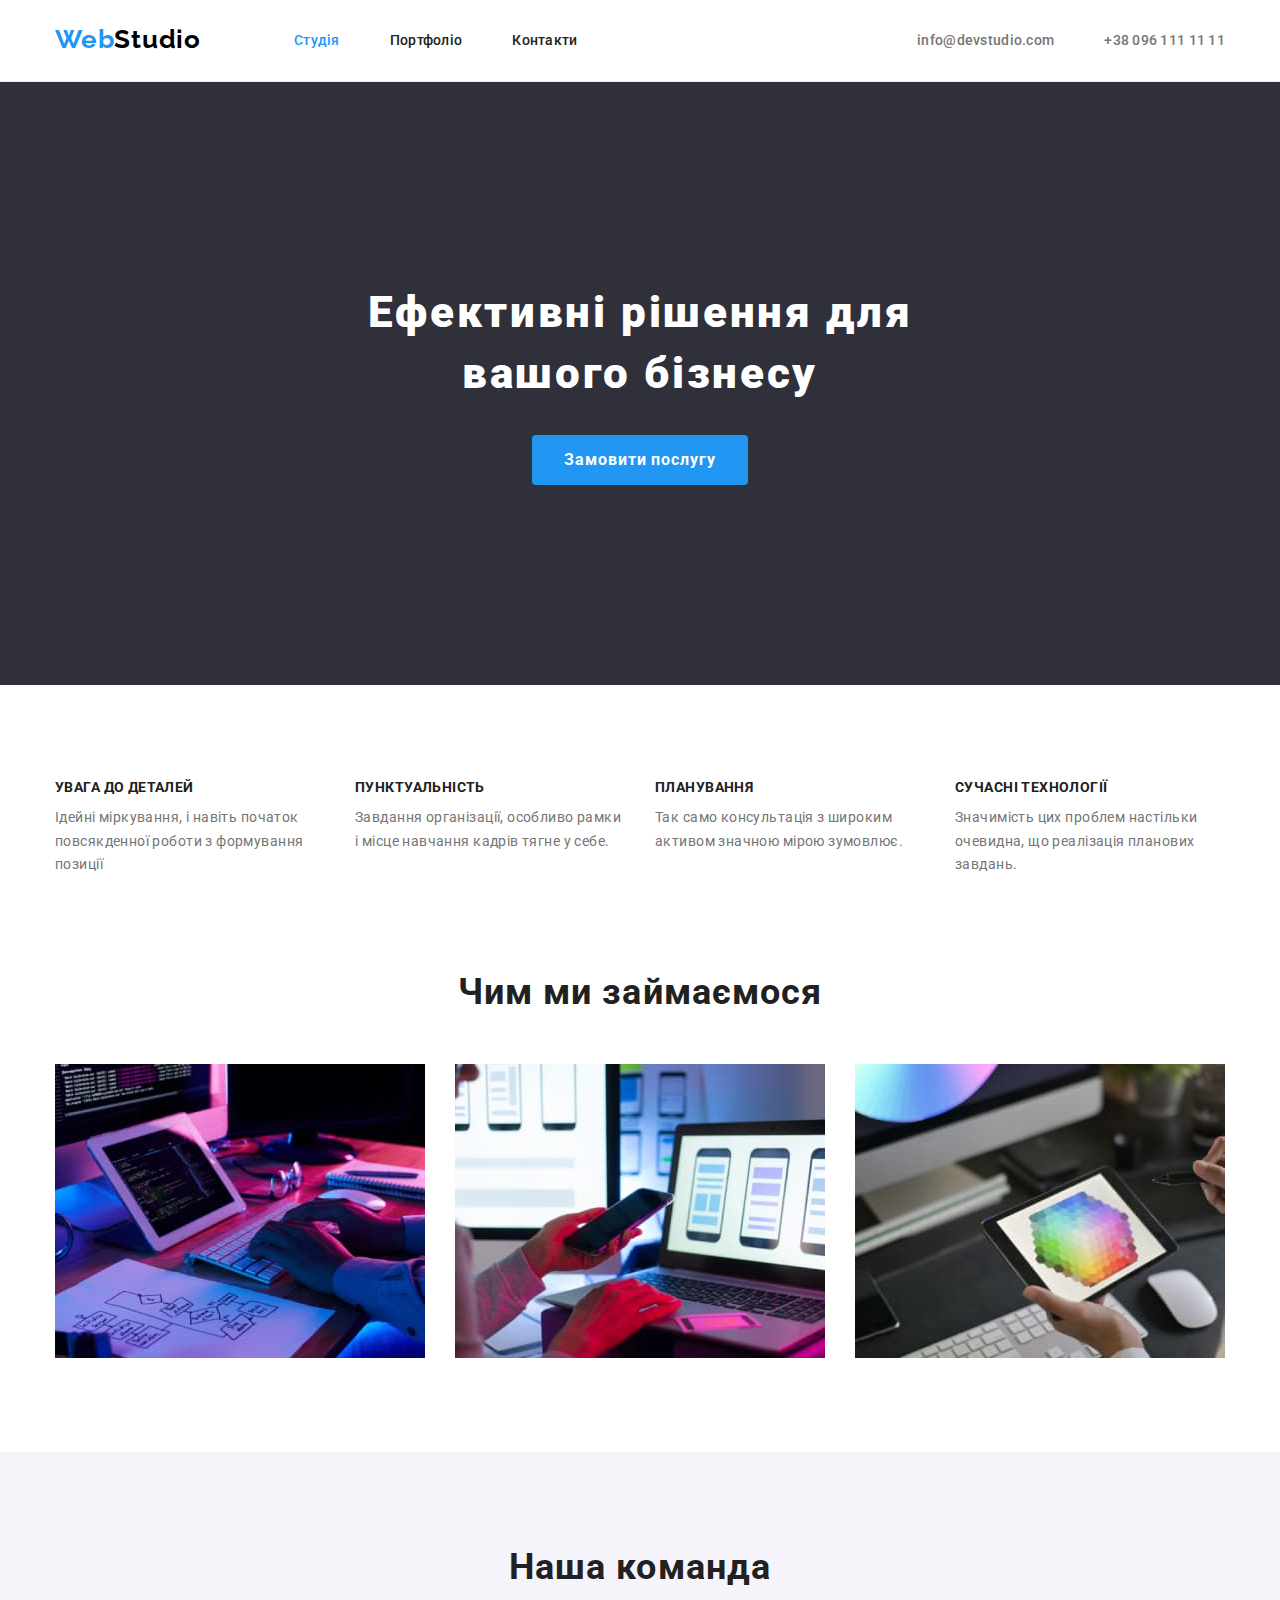
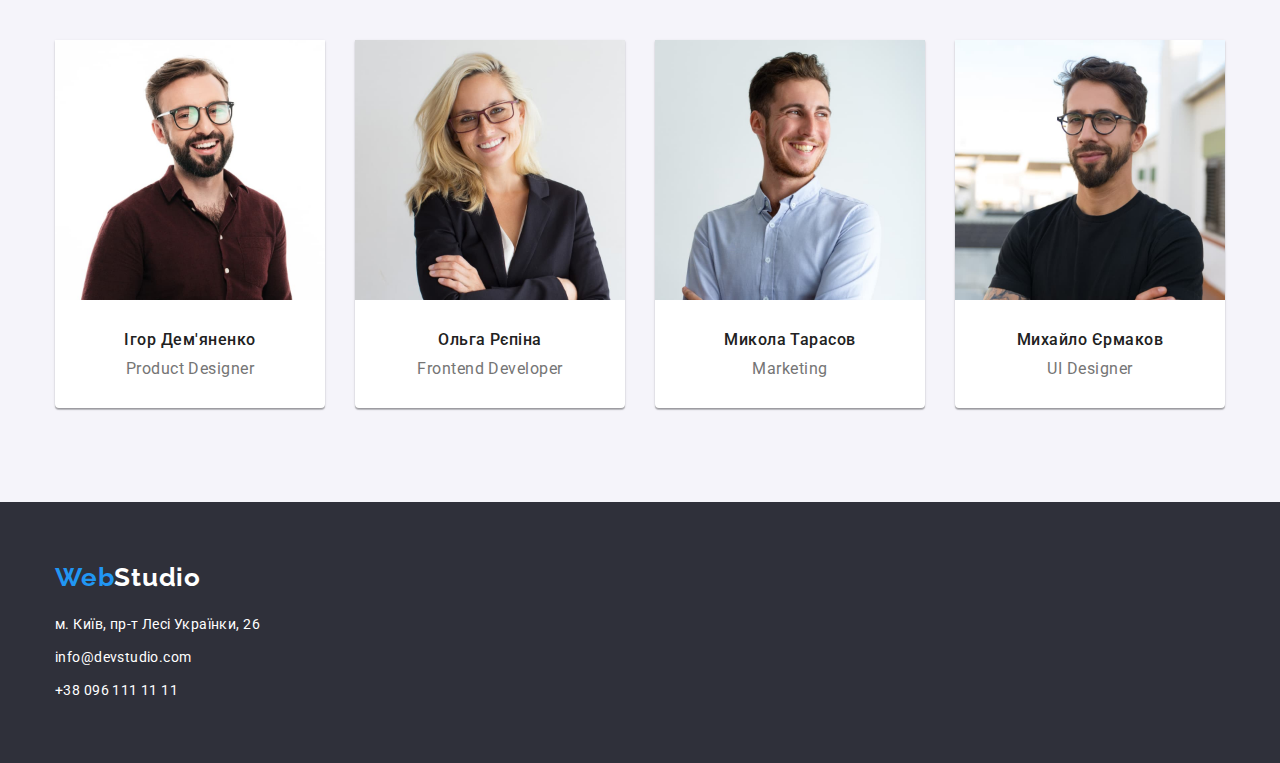
<file: index.html>
<!DOCTYPE html>
<html lang="uk">
  <head>
    <meta charset="UTF-8" />
    <meta http-equiv="X-UA-Compatible" content="IE=edge" />

    <meta name="viewport" content="width=device-width, initial-scale=1.0" />
    
    <link
      rel="stylesheet"
      href="https://fonts.googleapis.com/css2?family=Raleway:wght@700&family=Roboto:wght@400;500;700;900&display=swap"
    />
    <link rel="stylesheet" href="https://cdnjs.cloudflare.com/ajax/libs/modern-normalize/1.1.0/modern-normalize.min.css">
    <link rel="stylesheet" href="./styles/styles.css" />
    <title>Document</title>
  </head>

  <body class="studio-main">
<!-- HEADER -->

    <header class="page-header">
      <div class="container">
        <div class="flex-header">
          <a href="" class="logo link">
        <span class="web-logo">Web</span>Studio</a
           >
          <nav >
          

          <ul class="site-nav list site-nav-flex">
            <li class="site-nav-item">
              <a href="./index.html" class="link current">Студія</a>
            </li>

            <li class="site-nav-item">
              <a href="./portfolio.html" class="link ">Портфоліо</a>
            </li>

            <li class="site-nav-item">
              <a href="" class="link">Контакти</a>
            </li>
          </ul>
        </nav>

        <ul class="contact list contact-flex">
          <li class="contact-item">
            <a href="mailto:info@devstudio.com" class="contact-link link"
              >info@devstudio.com</a
            >
          </li>

          <li class="contact-item">
            <a href="tel:380961111111" class="contact-link link"
              >+38 096 111 11 11</a
            >
          </li>
        </ul>
      </div>
      </div>
     
      
    </header>


<!-- HERO SECTION -->


    <main>

      <section class="hero">
        <div class="hero-flex container">
          <h1 class="hero-title">Ефективні рішення для <br> вашого бізнесу</h1>

          <button type="button" class="hero-button">Замовити послугу</button>
        </div>
          
       
        
      </section>


<!-- FEATURES -->

      <section class="features section">
        <div class="container">
          <h2 class="visually-hidden">Чому ми?</h2>

          <ul class=" features-list list">
            <li class="features-item">
              <h3 class="features-title">УВАГА ДО ДЕТАЛЕЙ</h3>
  
              <p class="features-text">
                Ідейні міркування, і навіть початок повсякденної роботи з
                формування позиції
              </p>
            </li>
  
            <li class="features-item">
              <h3 class="features-title">ПУНКТУАЛЬНІСТЬ</h3>
  
              <p class="features-text">
                Завдання організації, особливо рамки і місце навчання кадрів тягне
                у себе.
              </p>
            </li>
  
            <li class="features-item">
              <h3 class="features-title">ПЛАНУВАННЯ</h3>
  
              <p class="features-text">
                Так само консультація з широким активом значною мірою зумовлює.
              </p>
            </li>
  
            <li class="features-item">
              <h3 class="features-title">СУЧАСНІ ТЕХНОЛОГІЇ</h3>
  
              <p class="features-text">
                Значимість цих проблем настільки очевидна, що реалізація планових
                завдань.
              </p>
            </li>
          </ul>
        </div>
       
      </section>

      <!-- WORK -->

      <section class="work section">
        <div class="container">
          <h2 class="work-title">Чим ми займаємося</h2>

        <ul class="work-list list">
          <li class="work-item">
            <img
              src="./images/images-studio/box1.jpg"
              alt="Людина, що працює на планшеті"
              width="370"
            />
          </li>

          <li class="work-item">
            <img
              src="./images/images-studio/box2.jpg"
              alt="Людина, яка тримає телефон перед ноутбуком"
              width="370"
            />
          </li>

          <li class="work-item">
            <img
              src="./images/images-studio/box3.jpg"
              alt="Людина, яка тримає планшет з палітрою"
              width="370"
            />
          </li>
        </ul>
      </section>

        </div>


        <!-- TEAM -->
      <section class="team section">
<div class="container">
  <h2 class="team-title">Наша команда</h2>

        <ul class=" team-list list">
          <li class="team-item">
            <img
              src="./images/images-studio/img1.jpg"
              alt="Фото члена команди"
              width="270"
            />
<div class="team-text">
  <h3 class="team-member">Ігор Дем'яненко</h3>

  <p class="team-job">Product Designer</p>
</div>
            
          </li>

          <li class="team-item">
            <img
              src="./images/images-studio/img2.jpg"
              alt="Фото члена команди"
              width="270"
            />
<div class="team-text">
  <h3 class="team-member">Ольга Рєпіна</h3>

  <p class="team-job">Frontend Developer</p>
</div>
           
          </li>

          <li class="team-item">
            <img
              src="./images/images-studio/img3.jpg"
              alt="Фото члена команди"
              width="270"
            />
<div class="team-text">
  <h3 class="team-member">Микола Тарасов</h3>

  <p class="team-job">Marketing</p>
</div>
            
          </li>

          <li class="team-item">
            <img
              src="./images/images-studio/img4.jpg"
              alt="Фото члена команди"
              width="270"
            />
<div class="team-text">
  <h3 class="team-member">Михайло Єрмаков</h3>

  <p class="team-job">UI Designer</p>
</div>
            
          </li>
        </ul>
</div>

        
      </section>
    </main>


<!-- FOOTER -->


    <footer class="footer ">
      <div class="container">
        <a href="" class="footer-logo link">
          <span class="web-logo">Web</span>Studio</a
        >
  
        <address>
          <ul class="address list">
            <li class="address-item">
              <a href="" class="address-street link">
                м. Київ, пр-т Лесі Українки, 26</a
              >
            </li >
            <li class="address-item">
              <a href="mailto:info@devstudio.com" class="address-contact link"
                >info@devstudio.com</a
              >
            </li>
            <li>
              <a href="tel:380961111111" class="address-contact link"
                >+38 096 111 11 11</a
              >
            </li>
          </ul>
        </address>
      </div>
     
    </footer>
  </body>
</html>
</file>
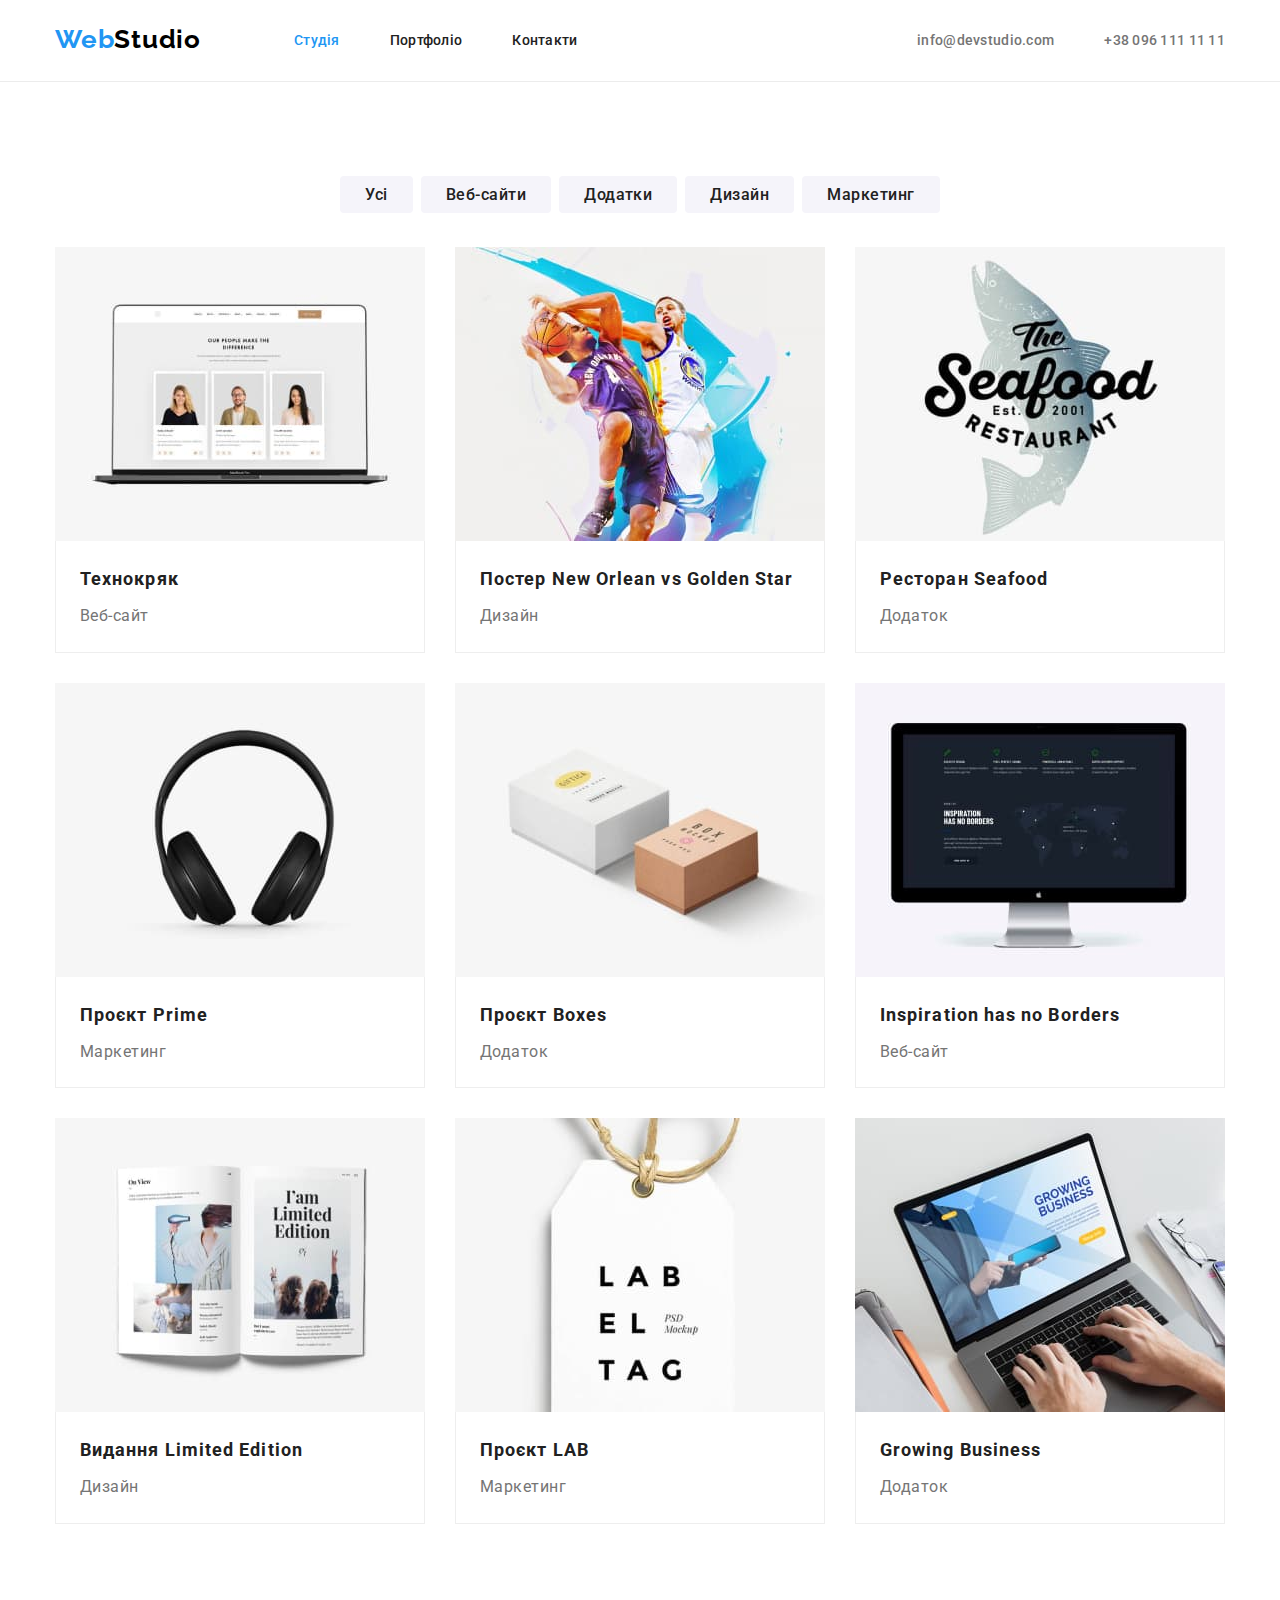
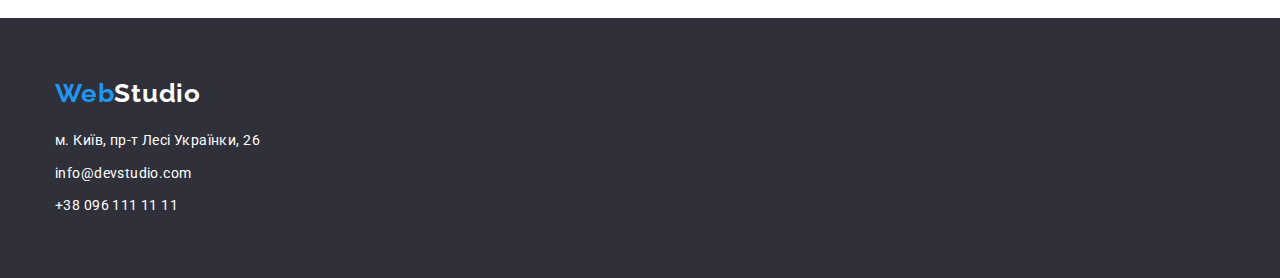
<file: portfolio.html>
<!DOCTYPE html>
<html lang="uk">
  <head>
    <meta charset="UTF-8" />
    <meta http-equiv="X-UA-Compatible" content="IE=edge" />

    <meta name="viewport" content="width=device-width, initial-scale=1.0" />
    <link
      rel="stylesheet"
      href="https://fonts.googleapis.com/css2?family=Raleway:wght@700&family=Roboto:wght@400;500;700;900&display=swap"
    />
    <link
      rel="stylesheet"
      href="https://cdnjs.cloudflare.com/ajax/libs/modern-normalize/1.1.0/modern-normalize.min.css"
    />

    <link rel="stylesheet" href="./styles/styles.css" />

    <title>Document</title>
  </head>
  <body class="portfolio-main">
    <!-- HEADER -->
    <header class="page-header">
      <div class="container">
        <div class="flex-header">
          <a href="" class="logo link">
        <span class="web-logo">Web</span>Studio</a
           >
          <nav >
          

          <ul class="site-nav list site-nav-flex">
            <li class="site-nav-item">
              <a href="./index.html" class="link current">Студія</a>
            </li>

            <li class="site-nav-item">
              <a href="./portfolio.html" class="link ">Портфоліо</a>
            </li>

            <li class="site-nav-item">
              <a href="" class="link">Контакти</a>
            </li>
          </ul>
        </nav>

        <ul class="contact list contact-flex">
          <li class="contact-item">
            <a href="mailto:info@devstudio.com" class="contact-link link"
              >info@devstudio.com</a
            >
          </li>

          <li class="contact-item">
            <a href="tel:380961111111" class="contact-link link"
              >+38 096 111 11 11</a
            >
          </li>
        </ul>
      </div>
      </div>
     
      
    </header>
    <main>
      <!-- PARTFOLIO NAVIGATION -->

      <section class="portfolio-navigation section">
        <div class="container">
          <h1 class="portfolio-main-title visually-hidden">Portfolio</h1>
          <!-- Potfolio nav -->
          <ul class="nav list">
            <li class="nav-item">
              <button type="button" class="nav-button">Усі</button>
            </li>
            <li class="nav-item">
              <button type="button" class="nav-button">Веб-сайти</button>
            </li>
            <li class="nav-item">
              <button type="button" class="nav-button">Додатки</button>
            </li>
            <li class="nav-item">
              <button type="button" class="nav-button">Дизайн</button>
            </li>
            <li class="nav-item">
              <button type="button" class="nav-button">Маркетинг</button>
            </li>
          </ul>
        </div>

        <!-- PHOTO GALLERY -->

        <div class="container">
          <ul class="portfolio list">
            <li class="portfolio-item">
              <a href="" class="link portfolio-img">
                <img
                  src="./images/images-portfolio/port1.jpg"
                  alt="Ноутбук"
                  width="370"
                />
                <div class="portfolio-desc">
                  <h2 class="portfolio-title">Технокряк</h2>
                  <p class="portfolio-text">Веб-сайт</p>
                </div>
              </a>
            </li>
            <li class="portfolio-item">
              <a href="" class="link portfolio-img">
                <img
                  src="./images/images-portfolio/port2.jpg"
                  alt=" Два спортсмена"
                  width="370"
                />
                <div class="portfolio-desc">
                  <h2 class="portfolio-title">
                    Постер New Orlean vs Golden Star
                  </h2>
                  <p class="portfolio-text">Дизайн</p>
                </div>
              </a>
            </li>
            <li class="portfolio-item">
              <a href="" class="link portfolio-img">
                <img
                  src="./images/images-portfolio/port3.jpg"
                  alt="Лого ресторану з рибою"
                  width="370"
                />
                <div class="portfolio-desc">
                  <h2 class="portfolio-title">Ресторан Seafood</h2>
                  <p class="portfolio-text">Додаток</p>
                </div>
              </a>
            </li>
            <li class="portfolio-item">
              <a href="" class="link portfolio-img">
                <img
                  src="./images/images-portfolio/port4.jpg"
                  alt="Навушники"
                  width="370"
                />
                <div class="portfolio-desc">
                  <h2 class="portfolio-title">Проєкт Prime</h2>
                  <p class="portfolio-text">Маркетинг</p>
                </div>
              </a>
            </li>
            <li class="portfolio-item">
              <a href="" class="link portfolio-img">
                <img
                  src="./images/images-portfolio/port5.jpg"
                  alt="Пакувальні коробки"
                  width="370"
                />
                <div class="portfolio-desc">
                  <h2 class="portfolio-title">Проєкт Boxes</h2>
                  <p class="portfolio-text">Додаток</p>
                </div>
              </a>
            </li>
            <li class="portfolio-item">
              <a href="" class="link portfolio-img">
                <img
                  src="./images/images-portfolio/port6.jpg"
                  alt="Монітор"
                  width="370"
                />
                <div class="portfolio-desc">
                  <h2 class="portfolio-title">Inspiration has no Borders</h2>
                  <p class="portfolio-text">Веб-сайт</p>
                </div>
              </a>
            </li>
            <li class="portfolio-item">
              <a href="" class="link portfolio-img">
                <img
                  src="./images/images-portfolio/port7.jpg"
                  alt="Журнал"
                  width="370"
                />
                <div class="portfolio-desc">
                  <h2 class="portfolio-title">Видання Limited Edition</h2>
                  <p class="portfolio-text">Дизайн</p>
                </div>
              </a>
            </li>
            <li class="portfolio-item">
              <a href="" class="link portfolio-img">
                <img
                  src="./images/images-portfolio/port8.jpg"
                  alt="Тег"
                  width="370"
                />
                <div class="portfolio-desc">
                  <h2 class="portfolio-title">Проєкт LAB</h2>
                  <p class="portfolio-text">Маркетинг</p>
                </div>
              </a>
            </li>
            <li class="portfolio-item">
              <a href="" class="link portfolio-img">
                <img
                  src="./images/images-portfolio/port9.jpg"
                  alt="Ноутбук"
                  width="370"
                />
                <div class="portfolio-desc">
                  <h2 class="portfolio-title">Growing Business</h2>
                  <p class="portfolio-text">Додаток</p>
                </div>
              </a>
            </li>
          </ul>
        </div>
        <!-- Photos for portfolio -->
      </section>
    </main>

    <!-- Footer -->

    <footer class="footer">
      <div class="container">
        <a href="" class="footer-logo link">
          <span class="web-logo">Web</span>Studio</a
        >

        <address>
          <ul class="address list">
            <li class="address-item">
              <a href="" class="address-street link">
                м. Київ, пр-т Лесі Українки, 26</a
              >
            </li>
            <li class="address-item">
              <a href="mailto:info@devstudio.com" class="address-contact link"
                >info@devstudio.com</a
              >
            </li>
            <li>
              <a href="tel:380961111111" class="address-contact link"
                >+38 096 111 11 11</a
              >
            </li>
          </ul>
        </address>
      </div>
    </footer>
  </body>
</html>
</file>
<file: styles/styles.css>
/* Palitra
#212121 - secondary-text-color
#757575 - main-text-color
#F5F5F5 - background-color
#2196F3 - accent-color
#FFFFFF - white-color
#F5F4FA - background-color
#F5F5F5 - background-color
#2F303A - footer
#EEEEEE - gallery background */

:root {
  --accent-color: #2196f3;
  --title-text-color: #212121;
  --main-text-color: #757575;
  --white-color: #ffffff;
  --button-color: #f5f4fa;
}

/* Studio css */

body {
  background-color: var(--white-color);
  color: var(--main-text-color);
  font-family: Roboto, sans-serif;
  font-size: 14px;
  letter-spacing: 0.03em;
}
h1,
h2,
h3,
h4,
h5,
h6,
p,
ul {
  margin-top: 0;
  margin-bottom: 0;
}
ul {
  padding-left: 0;
  padding-right: 0;
}
.section{
  padding-top: 94px;
  padding-bottom: 94px;
}
.link {
  text-decoration: none;
}

.logo {
  color: #000000;
  font-family: Raleway, sans-serif;
  font-size: 26px;
  font-weight: 700;
  line-height: 1.2;
  letter-spacing: 0.03em;
  margin-right: 93px;
  padding-top: 24px;
  padding-bottom: 25px;
}
.web-logo {
  color: var(--accent-color);
}

/* Styles for header */

.list {
  list-style: none;
}

/* SITE NAV // HEADER */
header{
  border-bottom: 1px solid #ECECEC;
 

}
.container {
  margin-left: auto;
  margin-right: auto;
  width: 1200px;
  padding-left: 15px;
  padding-right: 15px;
}

.flex-header{
  display: flex;
  /*  justify-content: center;  */
  align-items: center;
  
}

.site-nav-flex {
  display: flex;
}




.site-nav-item {
  margin-right: 50px;
}
.site-nav-item:last-child {
  margin-right: 0;
}
.site-nav .link {
  color: var(--title-text-color);
  font-weight: 500;
  line-height: 1.2;
  letter-spacing: 0.02em;
  padding-top: 32px;
  padding-bottom: 32px;
  display: inline-block;
}

.site-nav .link:hover,
.site-nav .link:focus {
  color: var(--accent-color);
}
.site-nav .link.current {
  color: var(--accent-color);
}

.contact-flex {
  display: flex;

  margin-left: auto;
}


.contact-item:first-child{
  margin-right: 50px;
}
.contact-link {
  color: var(--main-text-color);
  font-weight: 500;
  line-height: 1.2;
  letter-spacing: 0.02em;
  padding-top: 32px;
  padding-bottom: 32px;
  display: inline-block;

}

/* styles for headers contacts */
.contact-link:hover,
.contact-link:focus {
  color: var(--accent-color);
}

/* Styling hero section */
.hero {
  background-color: #2f303a;
  padding-top: 200px;
  padding-bottom: 200px;

}
.hero-title {
  color: var(--white-color);
  font-family: Roboto, sans-serif;
  font-size: 44px;
  font-weight: 900;
  line-height: 1.4;
  letter-spacing: 0.06em;
  margin-bottom: 30px;
}

.hero-button {
  color: var(--white-color);
  background-color: var(--accent-color);
  font-family: inherit;
  font-size: 16px;
  font-weight: 700;
  line-height: 1.9;
  letter-spacing: 0.06em;
  text-align: center;
  border: none;
  border-radius: 4px;
  cursor: pointer; 
  display: inline-block;
    margin-right: auto;
    margin-left: auto;
    min-width: 216px; 
    height: 50px;
  
  
}



.hero>.container{
  text-align: center;
}

.hero-flex{
  display: flex;
  flex-direction: column;

}

/* Section features */

.features{
  padding-bottom: 0px;
}

.features-list {
  display: flex;
}
.features-item {
  margin-right: 30px;
  flex-basis: 270px;
}
.features-item:last-child {
  margin-right: 0;
}

.visually-hidden {
  position: absolute;
  width: 1px;
  height: 1px;
  margin: -1px;
  border: 0;
  padding: 0;
  clip: rect(0 0 0 0);
  overflow: hidden;
}

.features-title {
  color: var(--title-text-color);
  font-weight: 700;
  line-height: 1.2;
  letter-spacing: 0.03em;
  text-align: left;
  margin-bottom: 10px;
  font-size: 14px;
}

.features-text {
  color: var(--main-text-color);
  line-height: 1.7;
  letter-spacing: 0.03em;
  text-align: left;
}

/* WORK SECTION */


.work-list {
  display: flex;
}
.work-item {
  margin-right: 30px;
  flex-basis: 370px;
}
.work-item:last-child {
  margin-right: 0;
}

.work-title {
  color: var(--title-text-color);
  font-family: Roboto, sans-serif;
  font-size: 36px;
  font-weight: 700;
  line-height: 1.2;
  letter-spacing: 0.03em;
  text-align: center;
  margin-bottom: 50px;
}
.work img {
  display: block;
}
/* team sectioin  */

.team {
  background-color: #f5f4fa;

  text-align: center;
}
.team-list {
  display: flex;
}

.team-item {
  margin-right: 30px;
  background-color: #fff;
  box-shadow: 0px 1px 3px rgba(0, 0, 0, 0.12), 0px 1px 1px rgba(0, 0, 0, 0.14),
    0px 2px 1px rgba(0, 0, 0, 0.2);
  border-radius: 0px 0px 4px 4px;
}
.team-item:last-child {
  margin-right: 0;
  flex-basis: 270px;
}

.team-title {
  color: var(--title-text-color);
  font-family: Roboto, sans-serif;
  font-size: 36px;
  font-weight: 700;
  line-height: 1.2;
  letter-spacing: 0.03em;
  text-align: center;

  margin-bottom: 50px;
}
.team img {
  display: block;

}

.team-text{
 padding-top: 30px;
 padding-bottom: 30px;
}

.team-member {
  color: var(--title-text-color);
  font-family: Roboto, sans-serif;
  font-size: 16px;
  font-weight: 500;
  line-height: 1.2;
  letter-spacing: 0.03em;
  margin-bottom: 10px;
}
.team-job {
  color: var(--main-text-color);
  font-family: Roboto, sans-serif;
  font-size: 16px;
  line-height: 1.2;
  letter-spacing: 0.03em;
}

/* Styles for footer */
.footer-logo {
  color: var(--white-color);
  font-family: Raleway, sans-serif;
  font-size: 26px;
  font-weight: 700;
  line-height: 1.2;
  letter-spacing: 0.03em;
  margin-bottom: 20px;
  display: block;
}
.footer {
  background-color: #2f303a;
  padding-top: 60px;
  padding-bottom: 60px;
}
.address {
  line-height: 1.7;
  letter-spacing: 0.03em;
  font-style: normal;
}
.address-street {
  color: var(--white-color);
}
.address-contact {
  color: var(--white-color);
}
.address-contact:hover {
  color: var(--accent-color);
}
.address-item {
  margin-bottom: 9px;
}

/* PORTFOLIO PAGE */

/* PORTFOLIO NAVIGATION  */


.nav.list {
  display: flex;
  justify-content: center;
  margin-bottom: 34px;
}
.nav-item {
  margin-right: 8px;
}

.nav-item:last-child {
  margin-right: 0;
}
.nav-button {
  background-color: var(--button-color);
  color: var(--title-text-color);
  font-family: inherit;
  font-size: 16px;
  font-weight: 500;
  line-height: 1.6;
  letter-spacing: 0.03em;
  text-align: center;
  cursor: pointer;
  border: none;
  border-radius: 4px;
  padding: 6px 25px;
}

.nav-button:hover,
.nav-button:focus {
  background-color: var(--accent-color);
  color: var(--white-color);
  box-shadow: 0px 3px 1px rgba(0, 0, 0, 0.1), 0px 1px 2px rgba(0, 0, 0, 0.08),
    0px 2px 2px rgba(0, 0, 0, 0.12);
}

/*PORTFOLIO GALLERY */

.portfolio-title {
  color: var(--title-text-color);
  font-family: Roboto, sans-serif;
  font-size: 18px;
  font-weight: 700;
  line-height: 2;
  letter-spacing: 0.06em;
  margin-bottom: 4px;
}
.portfolio-text {
  color: var(--main-text-color);
  font-family: Roboto;
  font-size: 16px;
  line-height: 1.9;
  letter-spacing: 0.03em;
}

.portfolio img {
  display: block;
  width: 100%;
 
}
.portfolio.list {
 
  display: flex;
  flex-wrap: wrap;
  gap: 30px;
}
.portfolio-item {
  
  background: #ffffff;
  flex-basis:calc((100% - 60px) / 3);

}

.portfolio-desc {
  padding: 20px 24px;
  border-left: 1px solid #eeeeee; 
  border-right: 1px solid #eeeeee ;
  border-bottom: 1px solid #eeeeee ;
}
</file>
